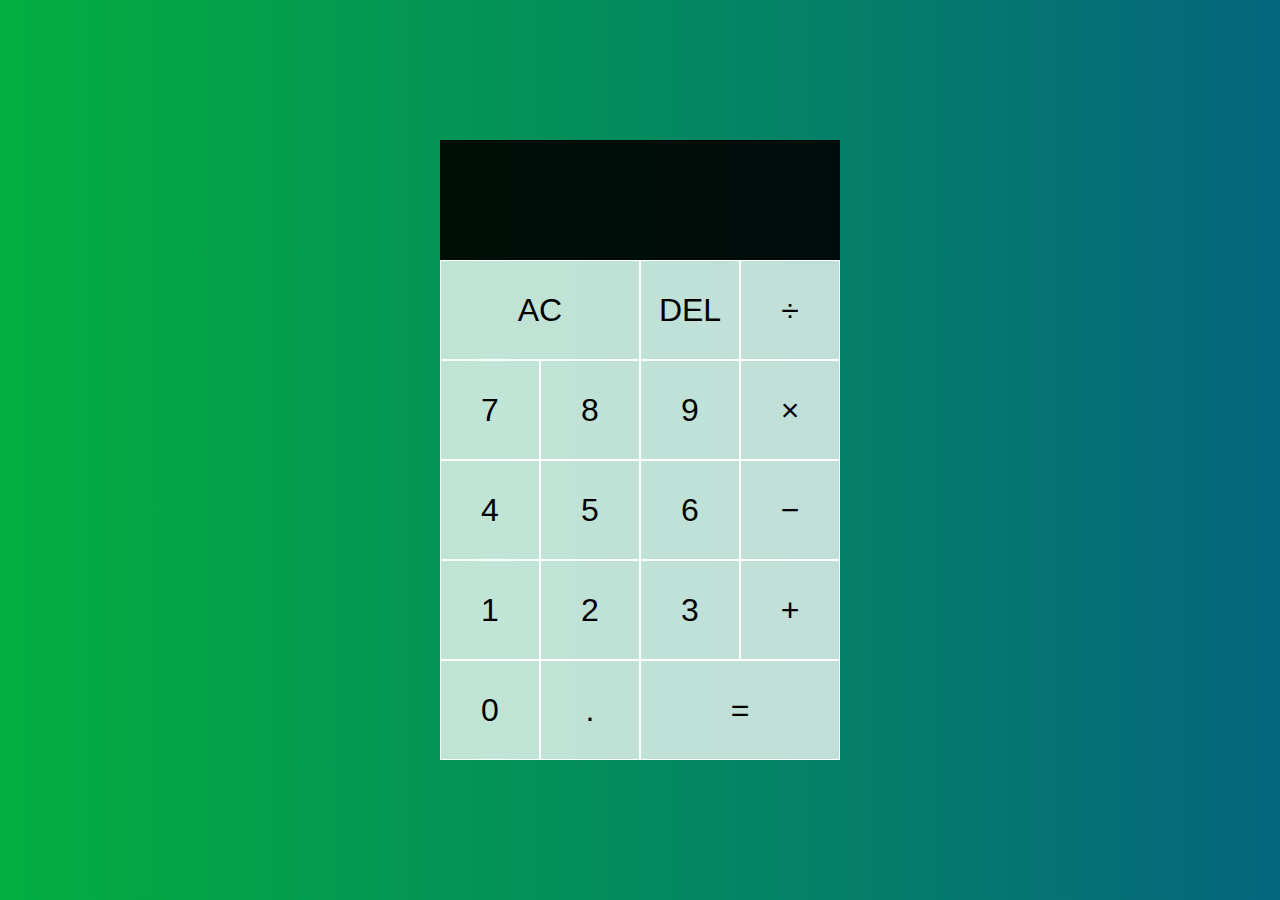
<file: JS-Calculator/index.html>
<!DOCTYPE html>
<html lang="en">
    <head>
        <meta charset="UTF-8" />
        <meta name="viewport" content="width=device-width, initial-scale=1.0" />
        <title>Calculator</title>
        <link href="styles.css" rel="stylesheet" />
        <script src="script.js" defer></script>
    </head>
    <body>
        <div class="calculator-grid">
            <div class="output">
                <div data-previous-operand class="previous-operand"></div>
                <div data-current-operand class="current-operand"></div>
            </div>
            <button class="span-two" data-clear>AC</button>
            <button data-delete>DEL</button>
            <button data-operator>÷</button>
            <button data-number>7</button>
            <button data-number>8</button>
            <button data-number>9</button>
            <button data-operator>×</button>
            <button data-number>4</button>
            <button data-number>5</button>
            <button data-number>6</button>
            <button data-operator>−</button>
            <button data-number>1</button>
            <button data-number>2</button>
            <button data-number>3</button>
            <button data-operator>+</button>
            <button data-number>0</button>
            <button data-number>.</button>
            <button class="span-two" data-equals>=</button>
        </div>
    </body>
</html>
</file>
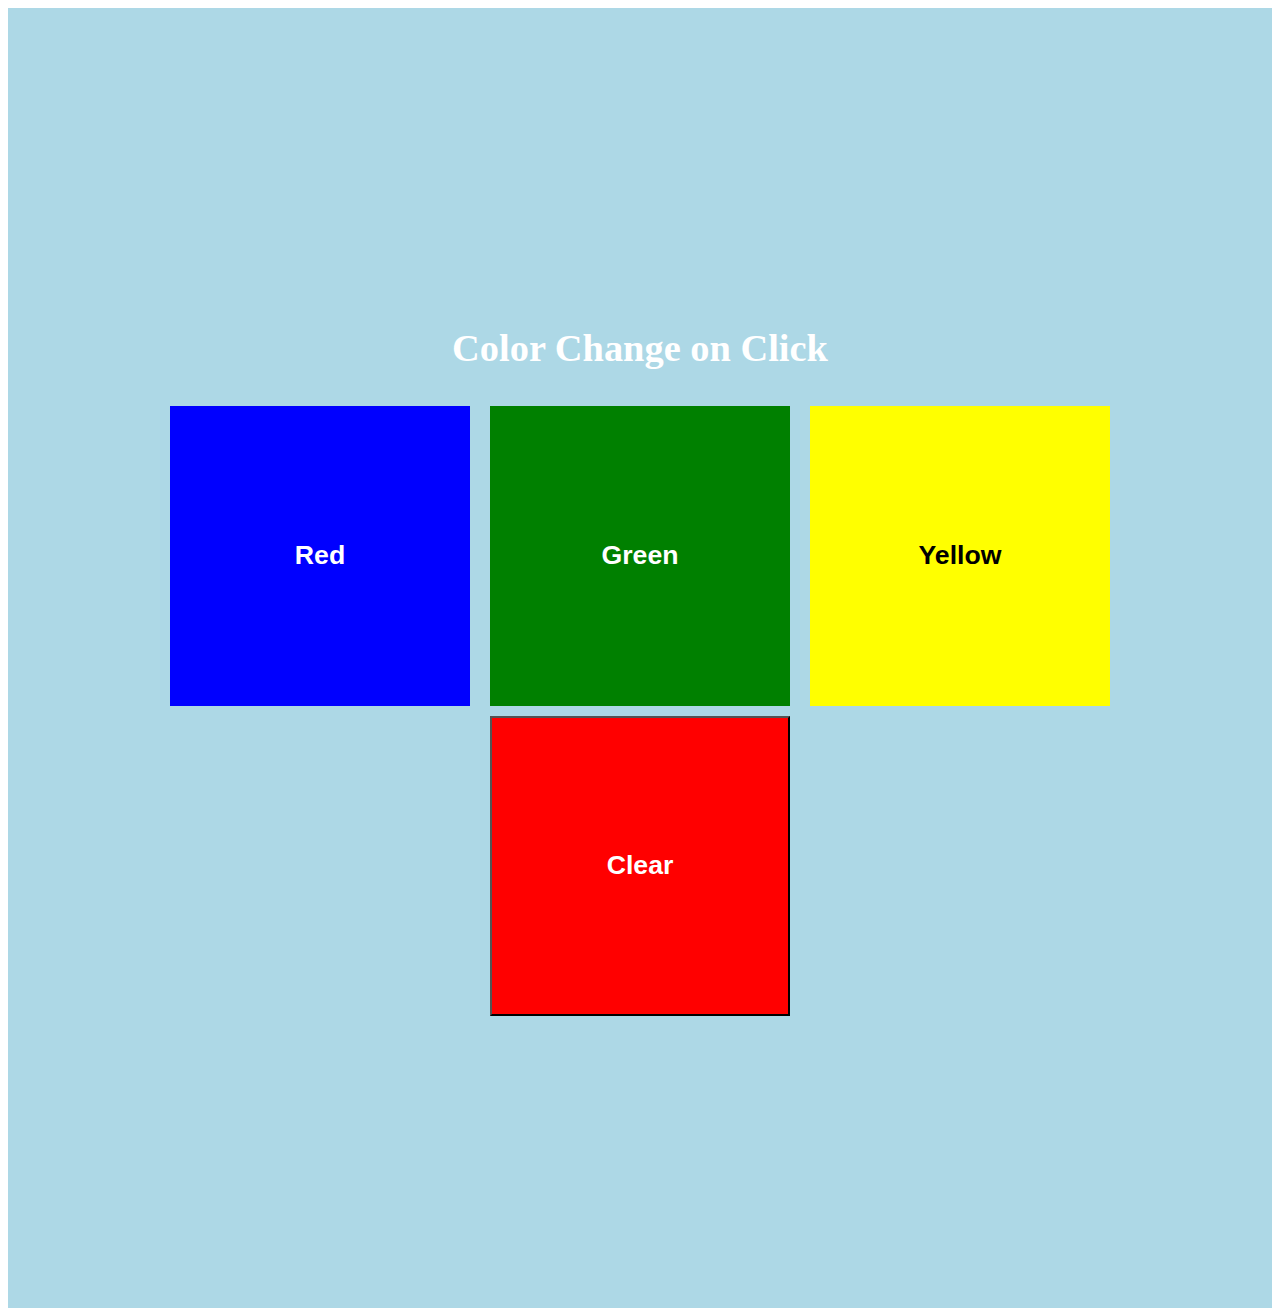
<file: JS-Click-Count/index.html>
<!DOCTYPE html>
<html lang="en">
    <head>
        <meta charset="UTF-8" />
        <meta name="viewport" content="width=device-width, initial-scale=1.0" />
        <title>Counter</title>

        <link rel="stylesheet" href="./style.css" />
    </head>
    <body>
        <div id="container">
            <div class="heading" id="heading">
                <h1>Color Change on Click</h1>
            </div>
            <div class="btn" id="btn">
                <button class="buttons" id="btnRed" value="Red"><h1>Red</h1></button>
                <button class="buttons" id="btnGreen" value="Green"><h1>Green</h1></button>
                <button class="buttons" id="btnYellow" value="Yellow"><h1>Yellow</h1></button>
            </div>

            <div>
                <button id="btnClear"><h1>Clear</h1></button>
            </div>
        </div>

        <!-- JS link -->
        <script src="./script.js"></script>
    </body>
</html>
</file>
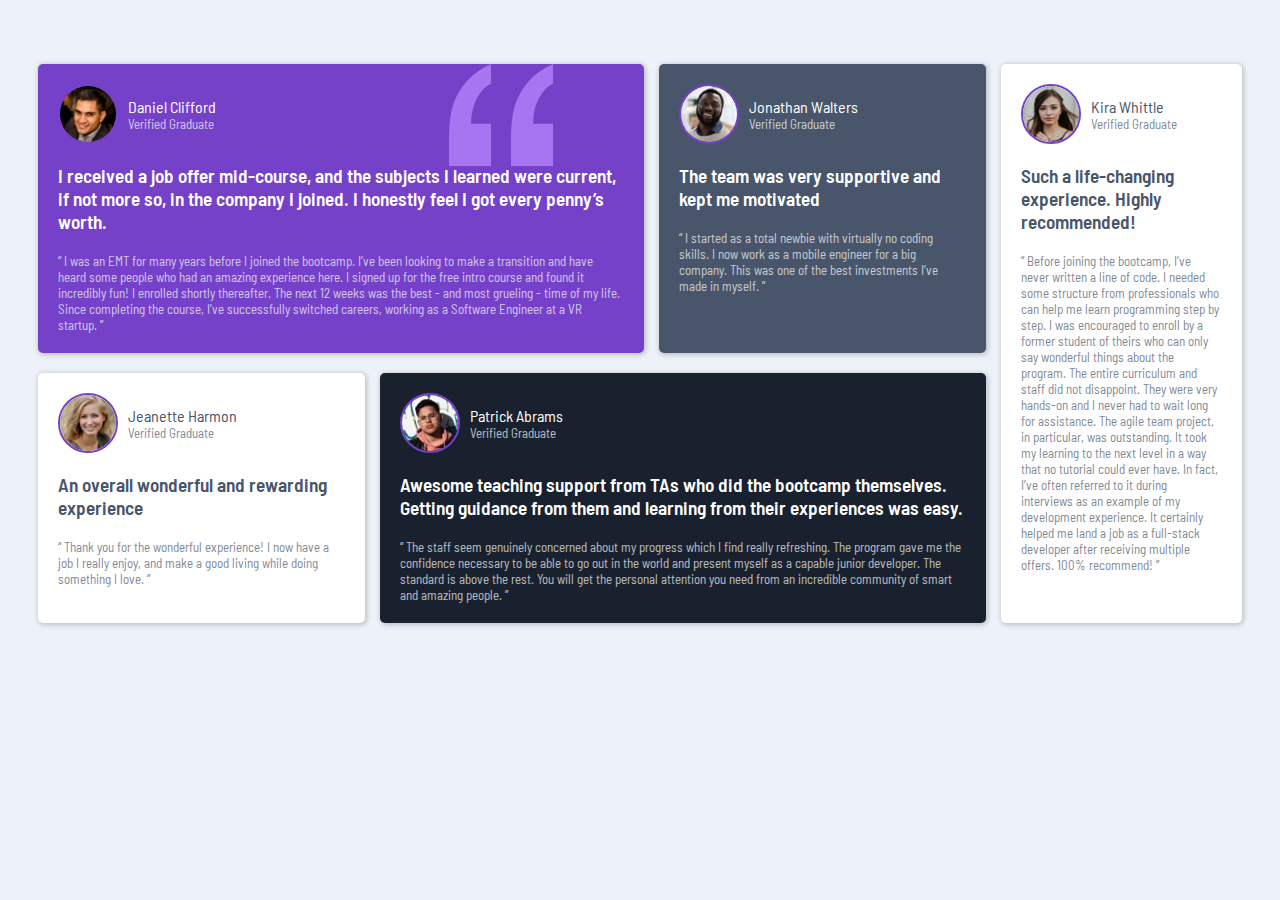
<file: JS-Testmonials/index.html>
<!DOCTYPE html>
<html lang="en">
  <head>
    <meta charset="UTF-8">
    <meta name="viewport" content="width=device-width, initial-scale=1.0"> <!-- displays site properly based on user's device -->

    <link rel="icon" type="image/png" sizes="32x32" href="./images/favicon-32x32.png">
    <link rel="stylesheet" href="style.css">
    <link rel="preconnect" href="https://fonts.gstatic.com">
    <link href="https://fonts.googleapis.com/css2?family=Barlow+Semi+Condensed:wght@500;600&display=swap" rel="stylesheet">
    <title>Testimonial Challenge</title>
  </head>
  <body>
    <div id="testimonial-grid-container">
      <div id="main-left">
        <div id="top">
          <div id="testimonial-1" class="grid-item">
            <img id="quote" src="./images/bg-pattern-quotation.svg" alt="quote">
            <div class="header">
              <img src="./images/image-daniel.jpg" alt="daniel profile picture">
              <div class="header-txt">
                <p class="name">Daniel Clifford</p>
                <p>Verified Graduate</p>
              </div>
            </div>
            <h4>I received a job offer mid-course, and the subjects I learned were current, if not more so, in the company I joined. I honestly feel I got every penny’s worth.</h4>
            <p>“ I was an EMT for many years before I joined the bootcamp. I’ve been looking to make a transition and have heard some people who had an amazing experience here. I signed up for the free intro course and found it incredibly fun! I enrolled shortly thereafter. The next 12 weeks was the best - and most grueling - time of my life. Since completing the course, I’ve successfully switched careers, working as a Software Engineer at a VR startup. ”</p>
          </div>
          <div id="testimonial-2" class="grid-item">
            <div class="header">
              <img src="./images/image-jonathan.jpg" alt="jonathan profile picture">
              <div class="header-txt">
                <p class="name">Jonathan Walters</p>
                <p>Verified Graduate</p>
              </div>
            </div>
            <h4>The team was very supportive and kept me motivated</h4>
            <p>“ I started as a total newbie with virtually no coding skills. I now work as a mobile engineer 
              for a big company. This was one of the best investments I’ve made in myself. ”</p>
          </div>
        </div>        
        <div id="bottom">
          <div id="testimonial-3" class="grid-item">
            <div class="header">
              <img src="./images/image-jeanette.jpg" alt="jeanette profile picture">
              <div class="header-txt">
                <p class="name">Jeanette Harmon</p>
                <p>Verified Graduate</p>
              </div>
            </div>
            <h4>An overall wonderful and rewarding experience</h4>
            <p>“ Thank you for the wonderful experience! I now have a job I really enjoy, and make a good living while doing something I love. ”</p>
          </div>
          <div id="testimonial-4" class="grid-item">
            <div class="header">
              <img src="./images/image-patrick.jpg" alt="Patrick profile picture">
              <div class="header-txt">
                <p class="name">Patrick Abrams</p>
                <p>Verified Graduate</p>
              </div>
            </div>
            <h4>Awesome teaching support from TAs who did the bootcamp themselves. Getting guidance from them and learning from their experiences was easy.</h4>
            <p>“ The staff seem genuinely concerned about my progress which I find really refreshing. The program gave me the confidence necessary to be able to go out in the world and present myself as a capable junior developer. The standard is above the rest. You will get the personal attention you need from an incredible community of smart and amazing people. ”</p>
          </div>
        </div>        
      </div>
      <div id="testimonial-5" class="grid-item">
        <div class="header">
          <img src="./images/image-kira.jpg" alt="Kira profile picture">
          <div class="header-txt">
            <p class="name">Kira Whittle</p>
            <p>Verified Graduate</p>
          </div>
        </div>
        <h4>Such a life-changing experience. Highly recommended!</h4>
        <p>“ Before joining the bootcamp, I’ve never written a line of code. I needed some structure from professionals who can help me learn programming step by step. I was encouraged to enroll by a former student of theirs who can only say wonderful things about the program. The entire curriculum and staff did not disappoint. They were very hands-on and I never had to wait long for assistance. The agile team project, in particular, was outstanding. It took my learning to the next level in a way that no tutorial could ever have. In fact, I’ve often referred to it during interviews as an example of my development experience. It certainly helped me land a job as a full-stack developer after receiving multiple offers. 100% recommend! ”</p>
      </div>
    </div>
  </body>
</html>
</file>
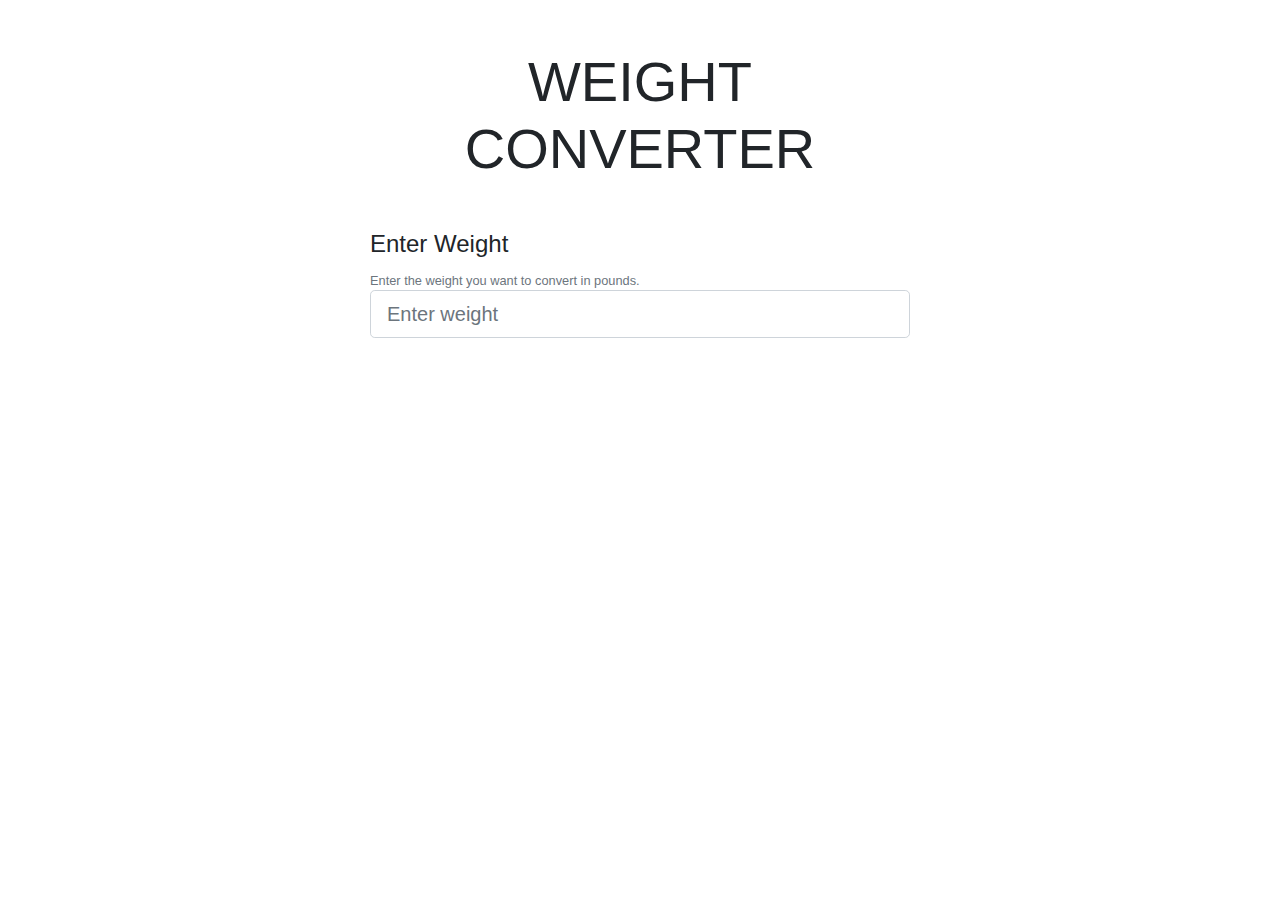
<file: JS-Weight-Converter/index.html>
<!DOCTYPE html>
<html lang="en">
    <head>
        <meta charset="UTF-8" />
        <meta name="viewport" content="width=device-width, initial-scale=1.0" />
        <title>Weight Converter</title>
        <!--    Link to bootstrap -->
        <link
            rel="stylesheet"
            href="https://stackpath.bootstrapcdn.com/bootstrap/4.5.2/css/bootstrap.min.css"
        />
    </head>
    <body>
        <div class="container">
            <div class="row my-5">
                <div class="col-md-6 offset-md-3">
                    <h1 class="display-4 text-center text-uppercase">Weight Converter</h1>
                    <form class="mt-5">
                        <div class="form-group">
                            <label for="pounds" class="h4">Enter Weight</label>
                            <small class="form-text text-muted">
                                Enter the weight you want to convert in pounds.
                            </small>
                            <input
                                type="number"
                                class="form-control form-control-lg"
                                id="pounds"
                                placeholder="Enter weight"
                            />
                        </div>
                    </form>

                    <div id="output">
                        <div class="card bg-primary text-white my-3 p-3">
                            <div class="card-block">
                                <h4 class="card-title">Grams</h4>
                                <div id="grams"></div>
                            </div>
                        </div>
                        <div class="card bg-secondary text-white my-3 p-3">
                            <div class="card-block">
                                <h4 class="card-title">Kilo Grams</h4>
                                <div id="kiloGrams"></div>
                            </div>
                        </div>
                        <div class="card bg-danger text-white my-3 p-3">
                            <div class="card-block">
                                <h4 class="card-title">Ounces</h4>
                                <div id="ounces"></div>
                            </div>
                        </div>
                    </div>
                </div>
            </div>
        </div>
        <script src="script.js" defer></script>
    </body>
</html>
</file>
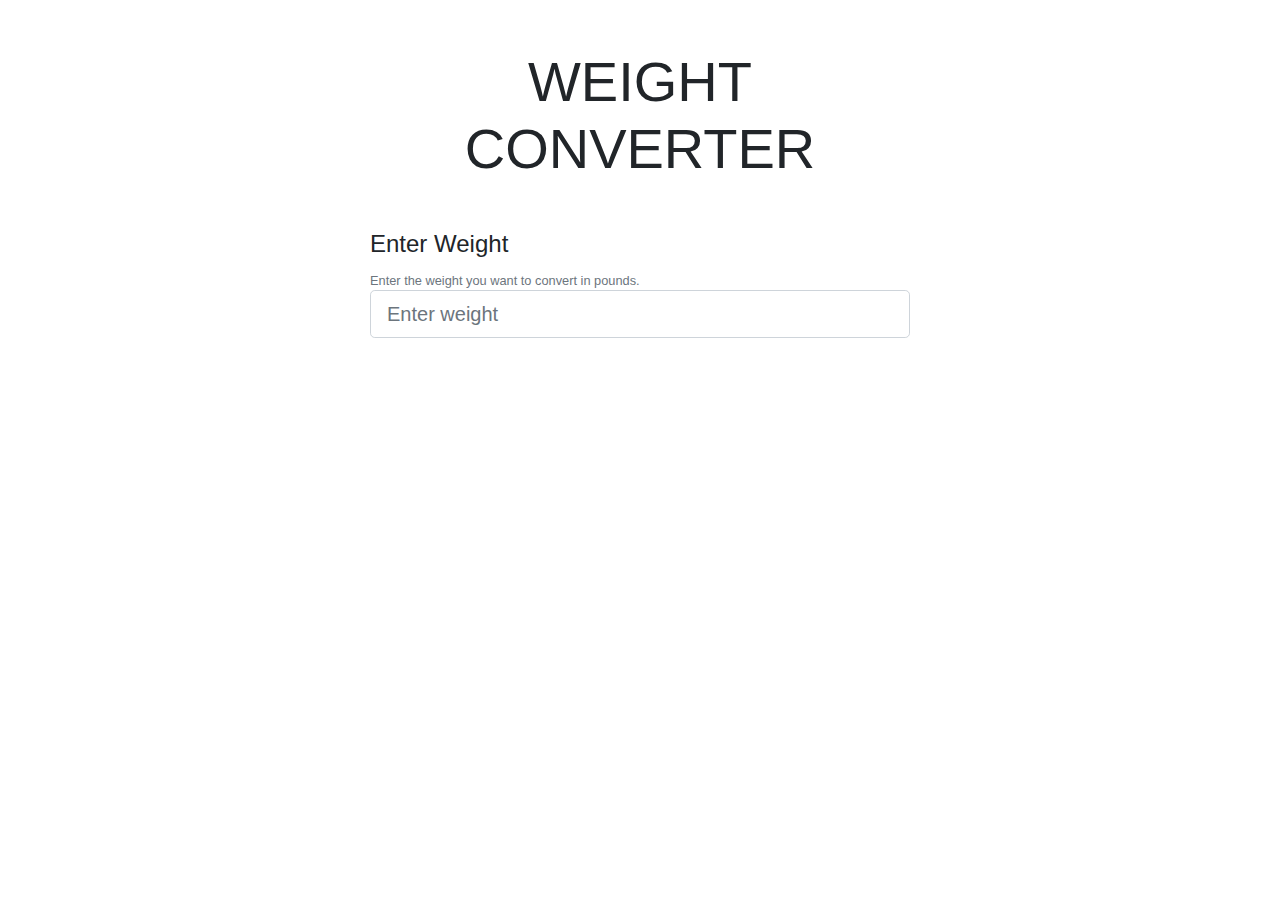
<file: JS-WeightConverter/index.html>
<!DOCTYPE html>
<html lang="en">
<head>
    <meta charset="UTF-8" />
    <meta name="viewport" content="width=device-width, initial-scale=1.0" />
    <title>Weight Converter</title>
    <!--    Link to bootstrap -->
    <link
            rel="stylesheet"
            href="https://stackpath.bootstrapcdn.com/bootstrap/4.5.2/css/bootstrap.min.css"
    />
</head>
<body>
<div class="container">
    <div class="row my-5">
        <div class="col-md-6 offset-md-3">
            <h1 class="display-4 text-center text-uppercase">Weight Converter</h1>
            <form class="mt-5">
                <div class="form-group">
                    <label for="pounds" class="h4">Enter Weight</label>
                    <small class="form-text text-muted">
                        Enter the weight you want to convert in pounds.
                    </small>
                    <input
                            type="number"
                            class="form-control form-control-lg"
                            id="pounds"
                            placeholder="Enter weight"
                    />
                </div>
            </form>

            <div id="output">
                <div class="card bg-primary text-white my-3 p-3">
                    <div class="card-block">
                        <h4 class="card-title">Grams</h4>
                        <div id="grams"></div>
                    </div>
                </div>
                <div class="card bg-secondary text-white my-3 p-3">
                    <div class="card-block">
                        <h4 class="card-title">Kilo Grams</h4>
                        <div id="kiloGrams"></div>
                    </div>
                </div>
                <div class="card bg-danger text-white my-3 p-3">
                    <div class="card-block">
                        <h4 class="card-title">Ounces</h4>
                        <div id="ounces"></div>
                    </div>
                </div>
            </div>
        </div>
    </div>
</div>
<script src="script.js" defer></script>
</body>
</html>
</file>
<file: JS-Calculator/styles.css>
*,
*::before,
*::after {
    box-sizing: border-box;
    font-family: Arial, Helvetica, sans-serif;
    font-weight: normal;
}

body {
    margin: 0;
    padding: 0;
    background: linear-gradient(to right, #03ae3f, #05667e);
}

.calculator-grid {
    display: grid;
    align-content: center;
    justify-content: center;
    min-height: 100vh;
    grid-template-columns: repeat(4, 100px);
    grid-template-rows: minmax(120px, auto) repeat(5, 100px);
}

.calculator-grid > button {
    cursor: pointer;
    display: flex;
    align-items: center;
    justify-content: center;
    font-size: 2rem;
    border: 1px solid #fff;
    outline: none;
    background-color: rgba(255, 255, 255, 0.75);
}

.calculator-grid > button:hover {
    background-color: rgba(255, 255, 255, 0.85);
}

.span-two {
    grid-column: span 2;
}

.output {
    grid-column: 1 / -1;
    background-color: rgba(0, 0, 0, 0.9);
    display: flex;
    align-items: flex-end;
    justify-content: space-around;
    flex-direction: column;
    padding: 10px;
    word-wrap: break-word;
    word-break: break-all;
}

.previous-operand {
    color: #fff;
    font-size: 1.5rem;
}

.current-operand {
    color: #fff;
    font-size: 2.5rem;
}
</file>
<file: JS-Click-Count/style.css>
#container {
    background: lightblue;
    display: flex;
    flex-direction: column;
    justify-content: center;
    align-items: center;
    padding: 50px;
    color: white;
    font-size: larger;
    height: 1200px;
}

#btn {
    display: flex;
    justify-content: center;
}

#btnRed,
#btnGreen,
#btnYellow {
    width: 300px;
    height: 300px;
    margin: 10px;
    display: flex;
    align-items: center;
    justify-content: center;
    border: none;
    color: white;
}

#btnRed {
    background: blue;
}

#btnGreen {
    background: green;
}

#btnYellow {
    background: yellow;
    color: black;
}

#btnClear {
    height: 300px;
    width: 300px;
    background: red;
    color: white;
}
</file>
<file: JS-Testmonials/style.css>
* {
    box-sizing: border-box;
    margin: 0;
    padding: 0;
}

body {
    background-color: #ecf2f8;
    font-family: 'Barlow Semi Condensed', sans-serif;
}

#testimonial-grid-container {
    padding: 5% 3%;
}

#testimonial-1 {
    background-color: #7541c8;
    color: #ffffff;
    position: relative;
    z-index: 0;
}

#testimonial-2 {
    background-color: #48556a;
    color: #ffffff;
}

#testimonial-3, #testimonial-5 {
    background-color: #ffffff;
    color: #48556a;
}

#testimonial-4 {
    background-color: #19212e;
    color: #ffffff;
}

.grid-item {
    margin-bottom: 20px;
    padding: 20px;
    border-radius: 5px;
    box-shadow: 1px 1px 5px 1px rgba(0,0,0,0.2);
    font-size: 13px;
}

.grid-item p {
    opacity: 70%;
}

.header {
    display: flex;
    align-items: center;
    margin-bottom: 20px;
    z-index: 3;
    position: relative;
}

.header .name {
    opacity: 100%;
    font-size: 1rem;
}

.header img {
    border-radius: 50%;
    margin-right: 10px;
    border: 2px solid #7541c8;
}

.grid-item h4 {
    margin-bottom: 20px;
    font-size: 1.2rem;
    font-weight: 600;
}

#quote {
    position: absolute;
    right: 15%;
    top: 0;
    z-index: 1;
}

@media (min-width: 576px) {

    #testimonial-grid-container,
    #main-left,
    #top,
    #bottom {
        display: flex;
    }

    #top, #bottom {
        flex-basis: 50%;
    }

    #testimonial-5 {
        flex-basis: 20%;
    }

    #main-left {
        flex-direction: column;
        flex-basis: 80%;
    }

    #testimonial-1, #testimonial-4 {
        flex-basis: 65%;
    }
    
    #testimonial-2, #testimonial-3 {
        flex-basis: 35%;
    }

    #testimonial-grid-container {
        max-width: 1440px;
        margin: 0 auto;
    }

    #main-left .grid-item {
        margin-right: 15px;
    }
}
</file>
